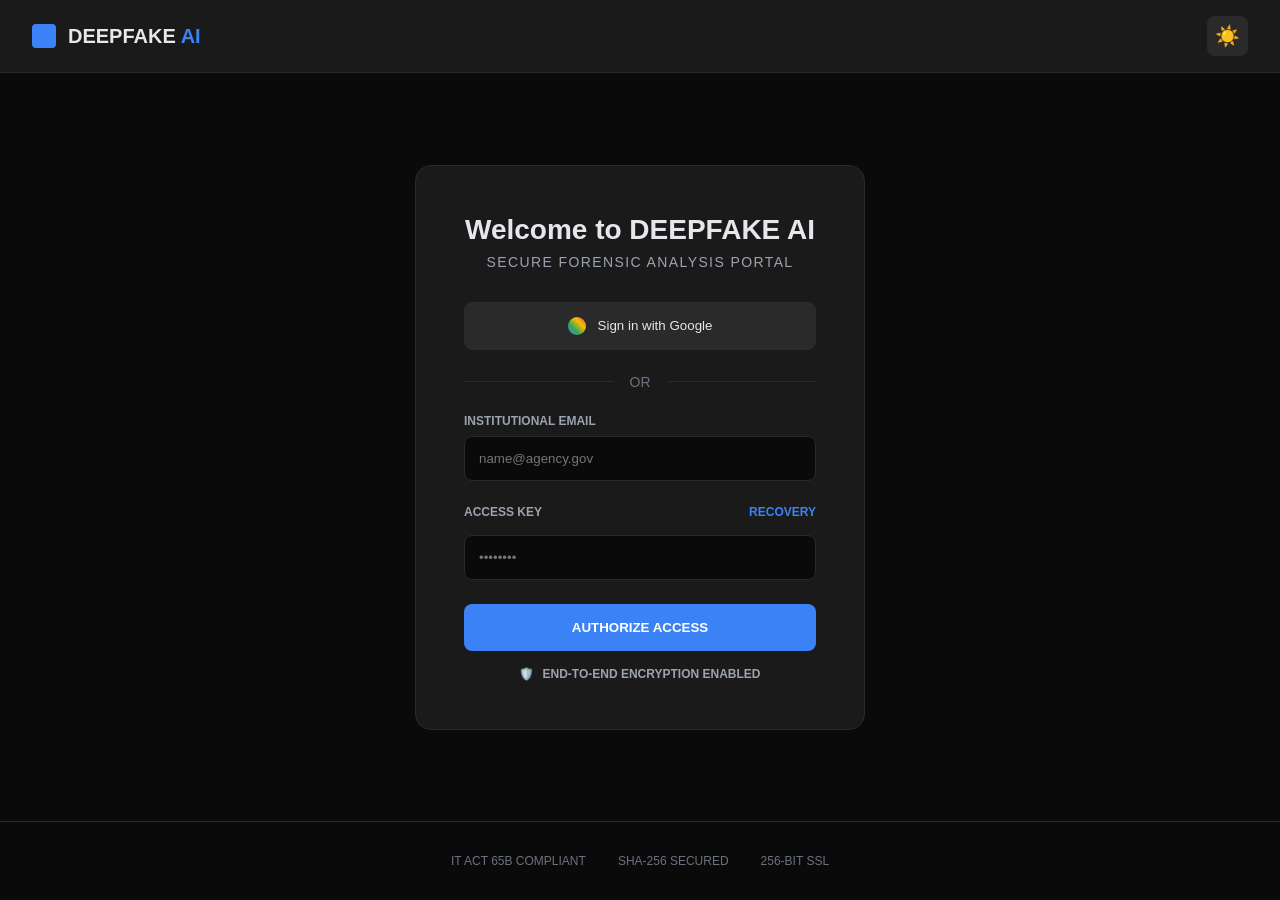
<file: index.html>
<!DOCTYPE html>
<html lang="en">
<head>
    <meta charset="UTF-8">
    <meta name="viewport" content="width=device-width, initial-scale=1.0">
    <title>ForensicAI - Home</title>
    <link rel="stylesheet" href="styles.css">
</head>
<body>
    <nav class="nav">
        <a href="index.html" class="logo">
            <div class="logo-icon"></div>
            <span>DEEPFAKE <span class="ai">AI</span></span>
        </a>
        <div class="nav-right">
            <button class="icon-btn" id="notifBtn">
                <svg viewBox="0 0 24 24" fill="none" stroke="currentColor" stroke-width="2">
                    <path d="M18 8A6 6 0 0 0 6 8c0 7-3 9-3 9h18s-3-2-3-9"/>
                    <path d="M13.73 21a2 2 0 0 1-3.46 0"/>
                </svg>
            </button>
            <button class="icon-btn" id="profileBtn">
                <svg viewBox="0 0 24 24" fill="none" stroke="currentColor" stroke-width="2">
                    <path d="M20 21v-2a4 4 0 0 0-4-4H8a4 4 0 0 0-4 4v2"/>
                    <circle cx="12" cy="7" r="4"/>
                </svg>
            </button>
            <button class="icon-btn" id="themeBtn">
                <svg viewBox="0 0 24 24" fill="none" stroke="currentColor" stroke-width="2">
                    <circle cx="12" cy="12" r="5"/>
                    <line x1="12" y1="1" x2="12" y2="3"/>
                    <line x1="12" y1="21" x2="12" y2="23"/>
                    <line x1="4.22" y1="4.22" x2="5.64" y2="5.64"/>
                    <line x1="18.36" y1="18.36" x2="19.78" y2="19.78"/>
                    <line x1="1" y1="12" x2="3" y2="12"/>
                    <line x1="21" y1="12" x2="23" y2="12"/>
                    <line x1="4.22" y1="19.78" x2="5.64" y2="18.36"/>
                    <line x1="18.36" y1="5.64" x2="19.78" y2="4.22"/>
                </svg>
            </button>
        </div>
    </nav>

    <main class="container">
        <div class="upload-box">
            <div class="upload-header">
                <div class="icon">
                    <svg viewBox="0 0 24 24" fill="none" stroke="currentColor" stroke-width="2">
                        <path d="M14 2H6a2 2 0 0 0-2 2v16a2 2 0 0 0 2 2h12a2 2 0 0 0 2-2V8z"/>
                        <polyline points="14 2 14 8 20 8"/>
                        <line x1="16" y1="13" x2="8" y2="13"/>
                        <line x1="16" y1="17" x2="8" y2="17"/>
                        <polyline points="10 9 9 9 8 9"/>
                    </svg>
                </div>
                <div>
                    <h2>Upload Evidence File</h2>
                    <p>Securely ingestion for forensic processing.</p>
                    <p>Supports <strong>JPG, PNG, MP4, WAV, MP3</strong></p>
                </div>
            </div>

            <div class="preview-section">
                <div class="preview-card">
                    <img src="https://images.unsplash.com/photo-1677442136019-21780ecad995?w=400&h=300&fit=crop" alt="AI Detection" class="preview-img">
                    <div class="preview-overlay">
                        <h3>AI-Powered Detection</h3>
                        <p>Advanced neural networks analyze media authenticity</p>
                    </div>
                </div>
                <div class="preview-card">
                    <img src="https://images.unsplash.com/photo-1639322537228-f710d846310a?w=400&h=300&fit=crop" alt="Digital Verification" class="preview-img">
                    <div class="preview-overlay">
                        <h3>Digital Verification</h3>
                        <p>Comprehensive metadata and integrity checks</p>
                    </div>
                </div>
            </div>

            <div class="dropzone" id="dropzone">
                <div class="upload-icon">
                    <svg viewBox="0 0 24 24" fill="none" stroke="currentColor" stroke-width="2">
                        <path d="M21 15v4a2 2 0 0 1-2 2H5a2 2 0 0 1-2-2v-4"/>
                        <polyline points="17 8 12 3 7 8"/>
                        <line x1="12" y1="3" x2="12" y2="15"/>
                    </svg>
                </div>
                <h3>Click or drag file here</h3>
                <p>Select the raw forensic data from your local drive</p>
                <button class="select-btn" id="selectBtn">Select File</button>
                <input type="file" id="fileInput" accept=".jpg,.jpeg,.png,.mp4,.wav,.mp3" hidden>
            </div>

            <button class="analyze-btn" id="analyzeBtn" disabled>
                <svg viewBox="0 0 24 24" fill="none" stroke="currentColor" stroke-width="2">
                    <line x1="18" y1="20" x2="18" y2="10"/>
                    <line x1="12" y1="20" x2="12" y2="4"/>
                    <line x1="6" y1="20" x2="6" y2="14"/>
                </svg>
                Run Analysis
            </button>
        </div>

        <div class="compliance">
            <h3>COMPLIANCE STATUS</h3>
            <div class="badges">
                <div class="badge">
                    <svg viewBox="0 0 24 24" fill="none" stroke="currentColor" stroke-width="2">
                        <rect x="3" y="11" width="18" height="11" rx="2" ry="2"/>
                        <path d="M7 11V7a5 5 0 0 1 10 0v4"/>
                    </svg>
                    IT Act 65B Compliant
                </div>
                <div class="badge">
                    <svg viewBox="0 0 24 24" fill="none" stroke="currentColor" stroke-width="2">
                        <rect x="2" y="3" width="20" height="14" rx="2" ry="2"/>
                        <line x1="8" y1="21" x2="16" y2="21"/>
                        <line x1="12" y1="17" x2="12" y2="21"/>
                    </svg>
                    Local Processing
                </div>
                <div class="badge">
                    <svg viewBox="0 0 24 24" fill="none" stroke="currentColor" stroke-width="2">
                        <path d="M12 22s8-4 8-10V5l-8-3-8 3v7c0 6 8 10 8 10z"/>
                    </svg>
                    SHA-256 Secured
                </div>
            </div>
        </div>

        <div class="system-status">
            <div class="status-header">
                <span>SYSTEM STATUS</span>
                <span class="status-dot">●</span>
            </div>
            <div class="storage">
                <svg viewBox="0 0 24 24" fill="none" stroke="currentColor" stroke-width="2">
                    <ellipse cx="12" cy="5" rx="9" ry="3"/>
                    <path d="M21 12c0 1.66-4 3-9 3s-9-1.34-9-3"/>
                    <path d="M3 5v14c0 1.66 4 3 9 3s9-1.34 9-3V5"/>
                </svg>
                <div>
                    <div>Local Storage</div>
                    <div class="storage-size">1.2 TB Available</div>
                </div>
            </div>
            <div class="storage-bar">
                <div class="storage-used"></div>
            </div>
        </div>
    </main>

    <script src="script.js"></script>
</body>
</html>
</file>
<file: styles.css>
* {
    margin: 0;
    padding: 0;
    box-sizing: border-box;
}

body {
    font-family: -apple-system, BlinkMacSystemFont, 'Segoe UI', sans-serif;
    background: #0a0a0a;
    color: #e5e7eb;
    min-height: 100vh;
    transition: background 0.3s, color 0.3s;
    position: relative;
}

body::before {
    content: '';
    position: fixed;
    top: 0;
    left: 0;
    width: 100%;
    height: 100%;
    background-image: url('https://images.unsplash.com/photo-1639322537228-f710d846310a?w=1920&h=1080&fit=crop');
    background-size: cover;
    background-position: center;
    background-attachment: fixed;
    opacity: 0.03;
    z-index: -1;
    pointer-events: none;
}

body.light {
    background: #f8fafc;
    color: #0f172a;
}

body.light::before {
    opacity: 0.02;
}

.nav {
    display: flex;
    justify-content: space-between;
    align-items: center;
    padding: 1rem 2rem;
    background: #1a1a1a;
    border-bottom: 1px solid #2a2a2a;
    transition: background 0.3s, border-color 0.3s;
}

body.light .nav {
    background: #ffffff;
    border-bottom: 1px solid #e2e8f0;
    box-shadow: 0 1px 3px rgba(0, 0, 0, 0.1);
}

.logo {
    display: flex;
    align-items: center;
    gap: 0.75rem;
    font-size: 1.25rem;
    font-weight: 600;
    text-decoration: none;
    color: #e5e7eb;
    cursor: pointer;
    transition: color 0.3s;
}

body.light .logo {
    color: #0f172a;
}

.logo:hover {
    opacity: 0.8;
}

.logo-icon {
    width: 24px;
    height: 24px;
    background: #3B82F6;
    border-radius: 4px;
}

.logo .ai {
    color: #3B82F6;
}

.nav-right {
    display: flex;
    gap: 0.5rem;
}

.icon-btn {
    background: #2a2a2a;
    border: none;
    padding: 0.5rem;
    border-radius: 0.5rem;
    cursor: pointer;
    width: 2.5rem;
    height: 2.5rem;
    transition: background 0.3s;
    display: flex;
    align-items: center;
    justify-content: center;
}

.icon-btn svg {
    width: 20px;
    height: 20px;
    color: #e5e7eb;
}

body.light .icon-btn {
    background: #f1f5f9;
    box-shadow: 0 1px 2px rgba(0, 0, 0, 0.05);
}

body.light .icon-btn svg {
    color: #334155;
}

.icon-btn:hover {
    background: #3a3a3a;
}

body.light .icon-btn:hover {
    background: #e2e8f0;
    box-shadow: 0 2px 4px rgba(0, 0, 0, 0.1);
}

.container {
    max-width: 900px;
    margin: 0 auto;
    padding: 3rem 2rem;
}

.upload-box {
    background: #1a1a1a;
    border-radius: 1rem;
    padding: 2rem;
    margin-bottom: 2rem;
    transition: background 0.3s;
}

body.light .upload-box {
    background: #ffffff;
    border: 1px solid #e2e8f0;
    box-shadow: 0 4px 6px rgba(0, 0, 0, 0.07);
}

.upload-header {
    display: flex;
    gap: 1.5rem;
    margin-bottom: 2rem;
}

.icon {
    font-size: 3rem;
    color: #3B82F6;
    width: 3rem;
    height: 3rem;
    display: flex;
    align-items: center;
    justify-content: center;
}

.icon svg {
    width: 100%;
    height: 100%;
}

.upload-header h2 {
    font-size: 1.5rem;
    margin-bottom: 0.5rem;
}

body.light .upload-header h2 {
    color: #0f172a;
}

.upload-header p {
    color: #9ca3af;
}

body.light .upload-header p {
    color: #64748b;
}

.preview-section {
    display: grid;
    grid-template-columns: repeat(auto-fit, minmax(250px, 1fr));
    gap: 1rem;
    margin-bottom: 2rem;
}

.preview-card {
    position: relative;
    border-radius: 0.75rem;
    overflow: hidden;
    height: 200px;
    cursor: pointer;
    transition: transform 0.3s ease;
}

.preview-card:hover {
    transform: translateY(-4px);
}

.preview-img {
    width: 100%;
    height: 100%;
    object-fit: cover;
}

.preview-overlay {
    position: absolute;
    bottom: 0;
    left: 0;
    right: 0;
    background: linear-gradient(to top, rgba(0, 0, 0, 0.9), transparent);
    padding: 1.5rem 1rem 1rem;
    color: #fff;
}

.preview-overlay h3 {
    font-size: 1rem;
    margin-bottom: 0.25rem;
}

.preview-overlay p {
    font-size: 0.875rem;
    color: #e5e7eb;
}

body.light .preview-overlay {
    background: linear-gradient(to top, rgba(15, 23, 42, 0.9), transparent);
}

.dropzone {
    border: 2px dashed #2a2a2a;
    border-radius: 0.75rem;
    padding: 3rem 2rem;
    text-align: center;
    margin-bottom: 1.5rem;
    cursor: pointer;
}

body.light .dropzone {
    border: 2px dashed #cbd5e1;
    background: #f8fafc;
}

.dropzone:hover {
    border-color: #3B82F6;
    background: #2a2a2a;
}

body.light .dropzone:hover {
    border-color: #3B82F6;
    background: #f1f5f9;
    box-shadow: 0 2px 4px rgba(59, 130, 246, 0.1);
}

.upload-icon {
    background: #2d3748;
    width: 3rem;
    height: 3rem;
    border-radius: 50%;
    display: flex;
    align-items: center;
    justify-content: center;
    margin: 0 auto 1rem;
}

.upload-icon svg {
    width: 1.5rem;
    height: 1.5rem;
    color: #3B82F6;
}

body.light .upload-icon {
    background: #e0e7ff;
}

body.light .upload-icon svg {
    color: #3B82F6;
}

.dropzone h3 {
    margin-bottom: 0.5rem;
}

body.light .dropzone h3 {
    color: #0f172a;
}

.dropzone p {
    color: #9ca3af;
    margin-bottom: 1.5rem;
}

body.light .dropzone p {
    color: #64748b;
}

.select-btn {
    background: #2a2a2a;
    color: #fff;
    border: none;
    padding: 0.75rem 2rem;
    border-radius: 0.5rem;
    cursor: pointer;
}

body.light .select-btn {
    background: #3B82F6;
    color: #ffffff;
    box-shadow: 0 2px 4px rgba(59, 130, 246, 0.2);
}

.select-btn:hover {
    background: #3a3a3a;
}

body.light .select-btn:hover {
    background: #2563eb;
    box-shadow: 0 4px 6px rgba(59, 130, 246, 0.3);
}

.analyze-btn {
    width: 100%;
    background: #2a2a2a;
    color: #9ca3af;
    border: none;
    padding: 1rem;
    border-radius: 0.5rem;
    cursor: not-allowed;
    display: flex;
    align-items: center;
    justify-content: center;
    gap: 0.5rem;
}

.analyze-btn svg {
    width: 20px;
    height: 20px;
}

.analyze-btn:not(:disabled) {
    background: #3B82F6;
    color: #fff;
    cursor: pointer;
}

.analyze-btn:not(:disabled):hover {
    background: #2563eb;
}

.compliance {
    margin-bottom: 2rem;
}

.compliance h3 {
    text-align: center;
    font-size: 0.875rem;
    color: #9ca3af;
    margin-bottom: 1.5rem;
}

body.light .compliance h3 {
    color: #64748b;
}

.badges {
    display: flex;
    justify-content: center;
    gap: 2rem;
    flex-wrap: wrap;
}

.badge {
    color: #10b981;
    display: flex;
    align-items: center;
    gap: 0.5rem;
}

.badge svg {
    width: 20px;
    height: 20px;
}

body.light .badge {
    color: #059669;
    font-weight: 600;
}

.system-status {
    background: #1a1a1a;
    border-radius: 1rem;
    padding: 1.5rem;
    position: fixed;
    bottom: 2rem;
    right: 2rem;
    width: 280px;
    transition: background 0.3s;
}

body.light .system-status {
    background: #ffffff;
    border: 1px solid #e2e8f0;
    box-shadow: 0 4px 6px rgba(0, 0, 0, 0.07);
}

.status-header {
    display: flex;
    justify-content: space-between;
    margin-bottom: 1rem;
    font-size: 0.875rem;
    color: #9ca3af;
}

body.light .status-header {
    color: #64748b;
}

.status-dot {
    color: #10b981;
    font-size: 1.5rem;
}

.storage {
    display: flex;
    gap: 0.75rem;
    margin-bottom: 0.75rem;
    align-items: center;
}

.storage svg {
    width: 24px;
    height: 24px;
    color: #3B82F6;
    flex-shrink: 0;
}

.storage-size {
    font-weight: 600;
}

.storage-bar {
    height: 0.5rem;
    background: #2a2a2a;
    border-radius: 0.25rem;
}

.storage-used {
    height: 100%;
    width: 35%;
    background: linear-gradient(90deg, #3B82F6, #8B5CF6);
    border-radius: 0.25rem;
}

@media (max-width: 768px) {
    .nav {
        flex-direction: column;
        gap: 1rem;
    }
    .system-status {
        position: static;
        width: 100%;
        margin-top: 2rem;
    }
}

.modal {
    position: fixed;
    top: 0;
    left: 0;
    width: 100%;
    height: 100%;
    background: rgba(0, 0, 0, 0.7);
    display: flex;
    align-items: center;
    justify-content: center;
    z-index: 1000;
}

.modal-content {
    background: #1a1a1a;
    border-radius: 1rem;
    width: 90%;
    max-width: 500px;
    border: 1px solid #2a2a2a;
}

body.light .modal-content {
    background: #ffffff;
    border: 1px solid #e2e8f0;
    box-shadow: 0 20px 25px rgba(0, 0, 0, 0.15);
}

.modal-header {
    display: flex;
    justify-content: space-between;
    align-items: center;
    padding: 1.5rem;
    border-bottom: 1px solid #2a2a2a;
}

body.light .modal-header {
    border-bottom: 1px solid #e2e8f0;
}

.modal-header h3 {
    margin: 0;
    font-size: 1.25rem;
}

body.light .modal-header h3 {
    color: #0f172a;
}

.close-btn {
    background: none;
    border: none;
    font-size: 2rem;
    color: #9ca3af;
    cursor: pointer;
    line-height: 1;
}

body.light .close-btn {
    color: #64748b;
}

.close-btn:hover {
    color: #ef4444;
}

.modal-body {
    padding: 1.5rem;
}

.form-group {
    margin-bottom: 1.5rem;
}

.form-group label {
    display: block;
    font-size: 0.875rem;
    font-weight: 600;
    color: #9ca3af;
    margin-bottom: 0.5rem;
}

body.light .form-group label {
    color: #475569;
}

.form-group input {
    width: 100%;
    background: #0a0a0a;
    border: 1px solid #2a2a2a;
    color: #e5e7eb;
    padding: 0.75rem;
    border-radius: 0.5rem;
    font-size: 1rem;
}

body.light .form-group input {
    background: #f8fafc;
    border: 1px solid #cbd5e1;
    color: #0f172a;
    box-shadow: 0 1px 2px rgba(0, 0, 0, 0.05);
}

.form-group input:focus {
    outline: none;
    border-color: #3B82F6;
}

body.light .form-group input:focus {
    border-color: #3B82F6;
    box-shadow: 0 0 0 3px rgba(59, 130, 246, 0.1);
}

.modal-footer {
    display: flex;
    gap: 1rem;
    padding: 1.5rem;
    border-top: 1px solid #2a2a2a;
}

body.light .modal-footer {
    border-top: 1px solid #e2e8f0;
}

.btn-save, .btn-logout {
    flex: 1;
    padding: 0.75rem;
    border-radius: 0.5rem;
    font-weight: 600;
    border: none;
    cursor: pointer;
}

.btn-save {
    background: #3B82F6;
    color: #fff;
}

.btn-save:hover {
    background: #2563eb;
}

.btn-logout {
    background: #ef4444;
    color: #fff;
}

.btn-logout:hover {
    background: #dc2626;
}
</file>
<file: analysis-styles.css>
* {
    margin: 0;
    padding: 0;
    box-sizing: border-box;
}

body {
    font-family: -apple-system, BlinkMacSystemFont, 'Segoe UI', sans-serif;
    background: #0a0a0a;
    color: #e5e7eb;
    transition: background 0.3s, color 0.3s;
    position: relative;
}

body::before {
    content: '';
    position: fixed;
    top: 0;
    left: 0;
    width: 100%;
    height: 100%;
    background-image: url('https://images.unsplash.com/photo-1639322537228-f710d846310a?w=1920&h=1080&fit=crop');
    background-size: cover;
    background-position: center;
    background-attachment: fixed;
    opacity: 0.03;
    z-index: -1;
    pointer-events: none;
}

body.light {
    background: #f8fafc;
    color: #0f172a;
}

body.light::before {
    opacity: 0.02;
}

.nav {
    display: flex;
    justify-content: space-between;
    align-items: center;
    padding: 1rem 2rem;
    background: #1a1a1a;
    border-bottom: 1px solid #2a2a2a;
    transition: background 0.3s, border-color 0.3s;
}

body.light .nav {
    background: #ffffff;
    border-bottom: 1px solid #e2e8f0;
    box-shadow: 0 1px 3px rgba(0, 0, 0, 0.1);
}

.logo {
    display: flex;
    align-items: center;
    gap: 0.75rem;
    font-size: 1.25rem;
    font-weight: 600;
    text-decoration: none;
    color: #e5e7eb;
    cursor: pointer;
    transition: color 0.3s;
}

body.light .logo {
    color: #0f172a;
}

.logo:hover {
    opacity: 0.8;
}

.logo-icon {
    width: 24px;
    height: 24px;
    background: #3B82F6;
    border-radius: 4px;
}

.logo .ai {
    color: #3B82F6;
}

.nav-right {
    display: flex;
    gap: 0.5rem;
}

.icon-btn {
    background: #2a2a2a;
    border: none;
    padding: 0.5rem;
    border-radius: 0.5rem;
    cursor: pointer;
    width: 2.5rem;
    height: 2.5rem;
    transition: background 0.3s;
    display: flex;
    align-items: center;
    justify-content: center;
}

.icon-btn svg {
    width: 20px;
    height: 20px;
    color: #e5e7eb;
}

body.light .icon-btn {
    background: #f1f5f9;
    box-shadow: 0 1px 2px rgba(0, 0, 0, 0.05);
}

body.light .icon-btn svg {
    color: #334155;
}

.icon-btn:hover {
    background: #2a2a2a;
}

body.light .icon-btn:hover {
    background: #e2e8f0;
    box-shadow: 0 2px 4px rgba(0, 0, 0, 0.1);
}

.main {
    display: flex;
    height: calc(100vh - 73px);
}

.sidebar {
    width: 200px;
    background: #1a1a1a;
    border-right: 1px solid #2a2a2a;
    padding: 1.5rem 0;
    transition: background 0.3s, border-color 0.3s;
}

body.light .sidebar {
    background: #ffffff;
    border-right: 1px solid #e2e8f0;
    box-shadow: 2px 0 4px rgba(0, 0, 0, 0.05);
}

.sidebar-header {
    display: flex;
    gap: 0.75rem;
    padding: 0 1.5rem;
    margin-bottom: 2rem;
    align-items: center;
}

.sidebar-header svg {
    width: 24px;
    height: 24px;
    color: #3B82F6;
}

body.light .sidebar-header {
    color: #0f172a;
}

.sub {
    font-size: 0.75rem;
    color: #9ca3af;
}

body.light .sub {
    color: #64748b;
}

.sidebar-nav {
    display: flex;
    flex-direction: column;
}

.sidebar-nav a {
    padding: 0.75rem 1.5rem;
    color: #9ca3af;
    text-decoration: none;
    display: flex;
    align-items: center;
    gap: 0.75rem;
}

.sidebar-nav a svg {
    width: 18px;
    height: 18px;
}

body.light .sidebar-nav a {
    color: #64748b;
}

.sidebar-nav a:hover {
    background: #2a2a2a;
}

body.light .sidebar-nav a:hover {
    background: #f1f5f9;
}

.sidebar-nav a.active {
    background: #2a2a2a;
    color: #3B82F6;
    border-left: 3px solid #3B82F6;
}

body.light .sidebar-nav a.active {
    background: #eff6ff;
    color: #2563eb;
    border-left: 3px solid #3B82F6;
}

.content {
    flex: 1;
    padding: 2rem;
    overflow-y: auto;
}

.waveform-box {
    position: relative;
    background: #1a1a1a;
    border-radius: 1rem;
    height: 300px;
    margin-bottom: 2rem;
    transition: background 0.3s;
}

body.light .waveform-box {
    background: #ffffff;
    border: 1px solid #e2e8f0;
    box-shadow: 0 4px 6px rgba(0, 0, 0, 0.07);
}

#waveform {
    width: 100%;
    height: 100%;
}

.overlay {
    position: absolute;
    top: 50%;
    left: 50%;
    transform: translate(-50%, -50%);
    text-align: center;
}

body.light .overlay h2 {
    color: #0f172a;
}

.search {
    width: 3rem;
    height: 3rem;
    margin: 0 auto 1rem;
    animation: pulse 2s infinite;
}

.search svg {
    width: 100%;
    height: 100%;
    color: #3B82F6;
}

@keyframes pulse {
    0%, 100% { opacity: 1; }
    50% { opacity: 0.5; }
}

.overlay p {
    color: #9ca3af;
}

body.light .overlay p {
    color: #64748b;
}

.progress-box {
    background: #1a1a1a;
    border-radius: 1rem;
    padding: 1.5rem;
    margin-bottom: 1.5rem;
    transition: background 0.3s;
}

body.light .progress-box {
    background: #ffffff;
    border: 1px solid #e2e8f0;
    box-shadow: 0 4px 6px rgba(0, 0, 0, 0.07);
}

.progress-header {
    display: flex;
    justify-content: space-between;
    margin-bottom: 1rem;
}

.title {
    color: #3B82F6;
    font-weight: 600;
    font-size: 0.875rem;
}

.percent {
    font-weight: 600;
}

.progress-bar {
    height: 0.5rem;
    background: #2a2a2a;
    border-radius: 0.25rem;
}

.progress-fill {
    height: 100%;
    width: 0%;
    background: linear-gradient(90deg, #3B82F6, #8B5CF6);
    border-radius: 0.25rem;
}

.status-box {
    background: #1a1a1a;
    border-radius: 1rem;
    padding: 1.5rem;
    margin-bottom: 1rem;
    transition: background 0.3s;
}

body.light .status-box {
    background: #ffffff;
    border: 1px solid #e2e8f0;
    box-shadow: 0 4px 6px rgba(0, 0, 0, 0.07);
}

.status {
    display: flex;
    gap: 0.75rem;
    padding: 0.75rem 0;
    border-bottom: 1px solid #2a2a2a;
    color: #6b7280;
    align-items: center;
}

.status svg {
    width: 20px;
    height: 20px;
    flex-shrink: 0;
}

body.light .status {
    border-bottom: 1px solid #e2e8f0;
    color: #94a3b8;
}

.status:last-child {
    border-bottom: none;
}

.status.done {
    color: #e5e7eb;
}

body.light .status.done {
    color: #0f172a;
}

.status.done svg {
    color: #10b981;
}

body.light .status.done svg {
    color: #059669;
}

.status.active {
    color: #e5e7eb;
}

body.light .status.active {
    color: #0f172a;
}

.status.active svg {
    color: #3B82F6;
}

.spin {
    animation: spin 1s linear infinite;
}

@keyframes spin {
    from { transform: rotate(0deg); }
    to { transform: rotate(360deg); }
}

.time {
    text-align: center;
    color: #9ca3af;
    font-size: 0.875rem;
    margin-bottom: 1.5rem;
}

body.light .time {
    color: #64748b;
}

.warning {
    width: 100%;
    background: #2a2a2a;
    color: #e5e7eb;
    border: none;
    padding: 1rem;
    border-radius: 0.5rem;
    margin-bottom: 2rem;
}

body.light .warning {
    background: #f1f5f9;
    color: #475569;
    border: 1px solid #cbd5e1;
}

.info-cards {
    display: grid;
    grid-template-columns: repeat(auto-fit, minmax(200px, 1fr));
    gap: 1rem;
}

.card {
    background: #1a1a1a;
    border-radius: 0.75rem;
    padding: 1.25rem;
    border: 1px solid #2a2a2a;
    transition: background 0.3s, border-color 0.3s;
}

body.light .card {
    background: #ffffff;
    border: 1px solid #e2e8f0;
    box-shadow: 0 2px 4px rgba(0, 0, 0, 0.05);
}

.label {
    font-size: 0.75rem;
    color: #9ca3af;
    margin-bottom: 0.5rem;
}

body.light .label {
    color: #64748b;
}

.value {
    font-weight: 600;
}

body.light .value {
    color: #0f172a;
}

.dot {
    color: #10b981;
    font-size: 1.5rem;
}

@media (max-width: 768px) {
    .main {
        flex-direction: column;
    }
    .sidebar {
        width: 100%;
        border-right: none;
        border-bottom: 1px solid #2a2a2a;
    }
}

.modal {
    position: fixed;
    top: 0;
    left: 0;
    width: 100%;
    height: 100%;
    background: rgba(0, 0, 0, 0.7);
    display: flex;
    align-items: center;
    justify-content: center;
    z-index: 1000;
}

.modal-content {
    background: #1a1a1a;
    border-radius: 1rem;
    width: 90%;
    max-width: 500px;
    border: 1px solid #2a2a2a;
}

body.light .modal-content {
    background: #ffffff;
    border: 1px solid #e5e7eb;
}

.modal-header {
    display: flex;
    justify-content: space-between;
    align-items: center;
    padding: 1.5rem;
    border-bottom: 1px solid #2a2a2a;
}

body.light .modal-header {
    border-bottom: 1px solid #e5e7eb;
}

.modal-header h3 {
    margin: 0;
    font-size: 1.25rem;
}

.close-btn {
    background: none;
    border: none;
    font-size: 2rem;
    color: #9ca3af;
    cursor: pointer;
    line-height: 1;
}

.close-btn:hover {
    color: #ef4444;
}

.modal-body {
    padding: 1.5rem;
}

.form-group {
    margin-bottom: 1.5rem;
}

.form-group label {
    display: block;
    font-size: 0.875rem;
    font-weight: 600;
    color: #9ca3af;
    margin-bottom: 0.5rem;
}

.form-group input {
    width: 100%;
    background: #0a0a0a;
    border: 1px solid #2a2a2a;
    color: #e5e7eb;
    padding: 0.75rem;
    border-radius: 0.5rem;
    font-size: 1rem;
}

body.light .form-group input {
    background: #f3f4f6;
    border: 1px solid #d1d5db;
    color: #2a2a2a;
}

.form-group input:focus {
    outline: none;
    border-color: #3B82F6;
}

.modal-footer {
    display: flex;
    gap: 1rem;
    padding: 1.5rem;
    border-top: 1px solid #2a2a2a;
}

body.light .modal-footer {
    border-top: 1px solid #e5e7eb;
}

.btn-save, .btn-logout {
    flex: 1;
    padding: 0.75rem;
    border-radius: 0.5rem;
    font-weight: 600;
    border: none;
    cursor: pointer;
}

.btn-save {
    background: #3B82F6;
    color: #fff;
}

.btn-save:hover {
    background: #2563eb;
}

.btn-logout {
    background: #ef4444;
    color: #fff;
}

.btn-logout:hover {
    background: #dc2626;
}
</file>
<file: login-styles.css>
* {
    margin: 0;
    padding: 0;
    box-sizing: border-box;
}

body {
    font-family: -apple-system, BlinkMacSystemFont, 'Segoe UI', sans-serif;
    background: #0a0a0a;
    color: #e5e7eb;
    min-height: 100vh;
    display: flex;
    flex-direction: column;
    position: relative;
}

body::before {
    content: '';
    position: fixed;
    top: 0;
    left: 0;
    width: 100%;
    height: 100%;
    background-image: url('https://images.unsplash.com/photo-1639322537228-f710d846310a?w=1920&h=1080&fit=crop');
    background-size: cover;
    background-position: center;
    background-attachment: fixed;
    opacity: 0.03;
    z-index: -1;
    pointer-events: none;
}

.nav {
    display: flex;
    justify-content: space-between;
    align-items: center;
    padding: 1rem 2rem;
    background: #1a1a1a;
    border-bottom: 1px solid #2a2a2a;
}

.logo {
    display: flex;
    align-items: center;
    gap: 0.75rem;
    font-size: 1.25rem;
    font-weight: 700;
}

.logo-icon {
    width: 24px;
    height: 24px;
    background: #3B82F6;
    border-radius: 4px;
}

.logo .ai {
    color: #3B82F6;
}

.ai {
    color: #3B82F6;
}

.theme-btn {
    background: #2a2a2a;
    border: none;
    padding: 0.5rem;
    border-radius: 0.5rem;
    cursor: pointer;
    font-size: 1.25rem;
}

main {
    flex: 1;
    display: flex;
    align-items: center;
    justify-content: center;
    padding: 2rem;
    position: relative;
}

.card {
    background: #1a1a1a;
    border-radius: 1rem;
    padding: 3rem;
    width: 100%;
    max-width: 450px;
    border: 1px solid #2a2a2a;
    position: relative;
    z-index: 1;
}

h1 {
    font-size: 1.75rem;
    text-align: center;
    margin-bottom: 0.5rem;
}

.subtitle {
    color: #9ca3af;
    font-size: 0.875rem;
    text-align: center;
    margin-bottom: 2rem;
    letter-spacing: 0.1em;
}

.google-btn {
    width: 100%;
    display: flex;
    align-items: center;
    justify-content: center;
    gap: 0.75rem;
    background: #2a2a2a;
    color: #e5e7eb;
    border: 1px solid #2a2a2a;
    padding: 0.875rem;
    border-radius: 0.5rem;
    cursor: pointer;
}

.google-btn:hover {
    background: #2a2a2a;
}

.g-icon {
    width: 18px;
    height: 18px;
    background: linear-gradient(45deg, #4285F4, #34A853, #FBBC05, #EA4335);
    border-radius: 50%;
}

.divider {
    display: flex;
    align-items: center;
    margin: 1.5rem 0;
    color: #6b7280;
    font-size: 0.875rem;
}

.divider::before,
.divider::after {
    content: '';
    flex: 1;
    height: 1px;
    background: #2a2a2a;
}

.divider span {
    padding: 0 1rem;
}

form label {
    display: block;
    font-size: 0.75rem;
    font-weight: 600;
    color: #9ca3af;
    margin-bottom: 0.5rem;
}

.label-row {
    display: flex;
    justify-content: space-between;
    margin-bottom: 0.5rem;
}

.recovery {
    font-size: 0.75rem;
    color: #3B82F6;
    text-decoration: none;
    font-weight: 600;
}

input {
    width: 100%;
    background: #0a0a0a;
    border: 1px solid #2a2a2a;
    color: #e5e7eb;
    padding: 0.875rem;
    border-radius: 0.5rem;
    margin-bottom: 1.5rem;
}

input:focus {
    outline: none;
    border-color: #3B82F6;
}

.submit-btn {
    width: 100%;
    background: #3B82F6;
    color: #fff;
    border: none;
    padding: 1rem;
    border-radius: 0.5rem;
    font-weight: 700;
    cursor: pointer;
    margin-bottom: 1rem;
}

.submit-btn:hover {
    background: #2563eb;
}

.notice {
    display: flex;
    align-items: center;
    justify-content: center;
    gap: 0.5rem;
    color: #9ca3af;
    font-size: 0.75rem;
    font-weight: 600;
}

footer {
    display: flex;
    justify-content: center;
    gap: 2rem;
    padding: 2rem;
    border-top: 1px solid #2a2a2a;
    font-size: 0.75rem;
    color: #6b7280;
}

@media (max-width: 640px) {
    .card {
        padding: 2rem;
    }
    footer {
        flex-direction: column;
        align-items: center;
        gap: 0.5rem;
    }
}
</file>
<file: report-styles.css>
* {
    margin: 0;
    padding: 0;
    box-sizing: border-box;
}

body {
    font-family: -apple-system, BlinkMacSystemFont, 'Segoe UI', sans-serif;
    background: #0a0a0a;
    color: #e5e7eb;
    min-height: 100vh;
    transition: background 0.3s, color 0.3s;
    position: relative;
}

body::before {
    content: '';
    position: fixed;
    top: 0;
    left: 0;
    width: 100%;
    height: 100%;
    background-image: url('https://images.unsplash.com/photo-1639322537228-f710d846310a?w=1920&h=1080&fit=crop');
    background-size: cover;
    background-position: center;
    background-attachment: fixed;
    opacity: 0.03;
    z-index: -1;
    pointer-events: none;
}

body.light {
    background: #f8fafc;
    color: #0f172a;
}

body.light::before {
    opacity: 0.02;
}

.nav {
    display: flex;
    justify-content: space-between;
    align-items: center;
    padding: 1rem 2rem;
    background: #1a1a1a;
    border-bottom: 1px solid #2a2a2a;
    transition: background 0.3s, border-color 0.3s;
}

body.light .nav {
    background: #ffffff;
    border-bottom: 1px solid #e2e8f0;
    box-shadow: 0 1px 3px rgba(0, 0, 0, 0.1);
}

.logo {
    display: flex;
    align-items: center;
    gap: 0.75rem;
    font-size: 1.25rem;
    font-weight: 600;
    text-decoration: none;
    color: #e5e7eb;
    cursor: pointer;
    transition: color 0.3s;
}

body.light .logo {
    color: #0f172a;
}

.logo:hover {
    opacity: 0.8;
}

.logo-icon {
    width: 24px;
    height: 24px;
    background: #3B82F6;
    border-radius: 4px;
}

.logo .ai {
    color: #3B82F6;
}

.nav-right {
    display: flex;
    gap: 0.5rem;
}

.icon-btn {
    background: #2a2a2a;
    border: none;
    padding: 0.5rem;
    border-radius: 0.5rem;
    cursor: pointer;
    width: 2.5rem;
    height: 2.5rem;
    transition: background 0.3s;
    display: flex;
    align-items: center;
    justify-content: center;
}

.icon-btn svg {
    width: 20px;
    height: 20px;
    color: #e5e7eb;
}

body.light .icon-btn {
    background: #f1f5f9;
    box-shadow: 0 1px 2px rgba(0, 0, 0, 0.05);
}

body.light .icon-btn svg {
    color: #334155;
}

.icon-btn:hover {
    background: #2a2a2a;
}

body.light .icon-btn:hover {
    background: #e2e8f0;
    box-shadow: 0 2px 4px rgba(0, 0, 0, 0.1);
}

.breadcrumb {
    padding: 1rem 2rem;
    font-size: 0.875rem;
}

.breadcrumb a {
    color: #9ca3af;
    text-decoration: none;
}

body.light .breadcrumb a {
    color: #64748b;
}

.breadcrumb span {
    color: #3B82F6;
}

.container {
    max-width: 1400px;
    margin: 0 auto;
    padding: 2rem;
}

h1 {
    font-size: 2rem;
    margin-bottom: 0.5rem;
}

body.light h1 {
    color: #0f172a;
}

.subtitle {
    color: #9ca3af;
    margin-bottom: 2rem;
}

body.light .subtitle {
    color: #64748b;
}

.hero-banner {
    position: relative;
    border-radius: 1rem;
    overflow: hidden;
    height: 250px;
    margin-bottom: 2rem;
    box-shadow: 0 10px 25px rgba(0, 0, 0, 0.2);
}

body.light .hero-banner {
    box-shadow: 0 10px 25px rgba(0, 0, 0, 0.1);
}

.hero-img {
    width: 100%;
    height: 100%;
    object-fit: cover;
    filter: brightness(0.9);
}

.hero-overlay {
    position: absolute;
    top: 0;
    left: 0;
    right: 0;
    bottom: 0;
    background: linear-gradient(135deg, rgba(59, 130, 246, 0.6), rgba(139, 92, 246, 0.5));
    display: flex;
    flex-direction: column;
    align-items: center;
    justify-content: center;
    color: #fff;
    text-align: center;
    padding: 2rem;
}

.hero-overlay h2 {
    font-size: 2rem;
    margin-bottom: 0.5rem;
    text-shadow: 0 2px 8px rgba(0, 0, 0, 0.6);
    font-weight: 700;
}

.hero-overlay p {
    font-size: 1.125rem;
    opacity: 0.98;
    text-shadow: 0 1px 4px rgba(0, 0, 0, 0.6);
    max-width: 600px;
}

@media (max-width: 768px) {
    .hero-banner {
        height: 200px;
    }
    
    .hero-overlay h2 {
        font-size: 1.5rem;
    }
    
    .hero-overlay p {
        font-size: 1rem;
    }
}

.grid {
    display: grid;
    grid-template-columns: 1fr 1fr;
    gap: 2rem;
}

.heatmap-card {
    background: #1a1a1a;
    border-radius: 1rem;
    border: 1px solid #2a2a2a;
    transition: background 0.3s, border-color 0.3s;
}

body.light .heatmap-card {
    background: #ffffff;
    border: 1px solid #e2e8f0;
    box-shadow: 0 4px 6px rgba(0, 0, 0, 0.07);
}

.card-header {
    display: flex;
    justify-content: space-between;
    padding: 1rem 1.5rem;
    border-bottom: 1px solid #2a2a2a;
}

body.light .card-header {
    border-bottom: 1px solid #e2e8f0;
    color: #0f172a;
}

.zoom {
    background: #2a2a2a;
    color: #3B82F6;
    border: none;
    padding: 0.5rem 1rem;
    border-radius: 0.375rem;
    font-size: 0.75rem;
    font-weight: 600;
    cursor: pointer;
}

body.light .zoom {
    background: #eff6ff;
    color: #2563eb;
    box-shadow: 0 1px 2px rgba(0, 0, 0, 0.05);
}

.heatmap {
    position: relative;
    height: 400px;
    background: #0a0a0a;
}

body.light .heatmap {
    background: #f8fafc;
}

.heatmap-bg {
    position: absolute;
    top: 0;
    left: 0;
    width: 100%;
    height: 100%;
    object-fit: cover;
    opacity: 0.3;
    filter: blur(2px);
}

#heatmap {
    position: absolute;
    top: 0;
    left: 0;
    width: 100%;
    height: 100%;
}

.anomaly {
    position: absolute;
    top: 50%;
    left: 50%;
    transform: translate(-50%, -50%);
    background: rgba(239, 68, 68, 0.95);
    padding: 1rem 1.5rem;
    border-radius: 0.5rem;
    text-align: center;
    border: 2px solid #dc2626;
}

.anomaly-title {
    font-weight: 700;
    font-size: 0.875rem;
    margin-bottom: 0.25rem;
}

.footer {
    padding: 1rem 1.5rem;
    background: #0a0a0a;
    border-top: 1px solid #2a2a2a;
    font-size: 0.875rem;
    color: #9ca3af;
    line-height: 1.5;
}

body.light .footer {
    background: #f8fafc;
    border-top: 1px solid #e2e8f0;
    color: #64748b;
}

.badges {
    display: flex;
    gap: 0.75rem;
    margin-bottom: 1.5rem;
    flex-wrap: wrap;
}

.badge {
    padding: 0.5rem 1rem;
    border-radius: 0.5rem;
    font-size: 0.875rem;
    font-weight: 600;
    display: flex;
    align-items: center;
    gap: 0.5rem;
}

.badge svg {
    width: 18px;
    height: 18px;
}

.badge.red {
    background: rgba(239, 68, 68, 0.2);
    color: #ef4444;
    border: 1px solid #ef4444;
}

.badge.blue {
    background: rgba(59, 130, 246, 0.2);
    color: #3B82F6;
    border: 1px solid #3B82F6;
}

.badge.green {
    background: rgba(16, 185, 129, 0.2);
    color: #10b981;
    border: 1px solid #10b981;
}

.summary {
    background: #1a1a1a;
    border-radius: 1rem;
    padding: 1.5rem;
    margin-bottom: 1.5rem;
    border: 1px solid #2a2a2a;
    transition: background 0.3s, border-color 0.3s;
}

body.light .summary {
    background: #ffffff;
    border: 1px solid #e2e8f0;
    box-shadow: 0 4px 6px rgba(0, 0, 0, 0.07);
}

.summary h3 {
    margin-bottom: 1.5rem;
}

body.light .summary h3 {
    color: #0f172a;
}

.item {
    display: flex;
    justify-content: space-between;
    padding: 1rem 0;
    border-bottom: 1px solid #2a2a2a;
}

body.light .item {
    border-bottom: 1px solid #e2e8f0;
}

.item:last-child {
    border-bottom: none;
}

.item > span:first-child {
    color: #9ca3af;
}

body.light .item > span:first-child {
    color: #64748b;
}

body.light .item .value {
    color: #0f172a;
}

.high {
    color: #ef4444;
    font-weight: 600;
}

.risk {
    background: rgba(239, 68, 68, 0.2);
    color: #ef4444;
    padding: 0.25rem 0.5rem;
    border-radius: 0.25rem;
    font-size: 0.75rem;
    font-weight: 700;
    margin-left: 0.5rem;
}

.clean {
    color: #10b981;
    font-weight: 600;
}

.dot {
    font-size: 1.5rem;
}

.hash {
    flex-direction: column;
    gap: 0.5rem;
}

.hash-box {
    display: flex;
    gap: 0.5rem;
}

.hash-box code {
    flex: 1;
    background: #0a0a0a;
    padding: 0.75rem;
    border-radius: 0.375rem;
    font-size: 0.75rem;
    color: #3B82F6;
    word-break: break-all;
}

body.light .hash-box code {
    background: #f1f5f9;
    color: #2563eb;
    border: 1px solid #cbd5e1;
}

.copy {
    background: #2a2a2a;
    border: none;
    padding: 0.5rem;
    border-radius: 0.375rem;
    cursor: pointer;
}

body.light .copy {
    background: #f1f5f9;
    border: 1px solid #cbd5e1;
    box-shadow: 0 1px 2px rgba(0, 0, 0, 0.05);
}

body.light .copy:hover {
    background: #e2e8f0;
}

.actions {
    display: flex;
    gap: 1rem;
    margin-bottom: 1.5rem;
}

.btn {
    flex: 1;
    padding: 1rem;
    border-radius: 0.5rem;
    font-weight: 600;
    border: none;
    cursor: pointer;
    display: flex;
    align-items: center;
    justify-content: center;
    gap: 0.5rem;
}

.btn svg {
    width: 20px;
    height: 20px;
}

.primary {
    background: #3B82F6;
    color: #fff;
}

.primary:hover {
    background: #2563eb;
}

body.light .primary {
    box-shadow: 0 2px 4px rgba(59, 130, 246, 0.2);
}

body.light .primary:hover {
    box-shadow: 0 4px 6px rgba(59, 130, 246, 0.3);
}

.secondary {
    background: #2a2a2a;
    color: #e5e7eb;
}

.secondary:hover {
    background: #3a3a3a;
}

body.light .secondary {
    background: #f1f5f9;
    color: #475569;
    border: 1px solid #cbd5e1;
    box-shadow: 0 1px 2px rgba(0, 0, 0, 0.05);
}

body.light .secondary:hover {
    background: #e2e8f0;
    box-shadow: 0 2px 4px rgba(0, 0, 0, 0.1);
}

.notice {
    display: flex;
    gap: 0.75rem;
    background: rgba(59, 130, 246, 0.1);
    border: 1px solid #1e40af;
    border-radius: 0.5rem;
    padding: 1rem;
    align-items: flex-start;
}

body.light .notice {
    background: #eff6ff;
    border: 1px solid #bfdbfe;
}

.notice svg {
    width: 24px;
    height: 24px;
    color: #3B82F6;
    flex-shrink: 0;
    margin-top: 0.125rem;
}

.notice p {
    font-size: 0.875rem;
    color: #9ca3af;
    line-height: 1.5;
}

body.light .notice p {
    color: #475569;
}

footer.footer {
    display: flex;
    justify-content: space-between;
    padding: 2rem;
    margin-top: 4rem;
    border-top: 1px solid #2a2a2a;
    font-size: 0.875rem;
    color: #6b7280;
}

body.light footer.footer {
    border-top: 1px solid #e2e8f0;
    color: #64748b;
}

footer a {
    color: #6b7280;
    text-decoration: none;
    margin-left: 2rem;
}

body.light footer a {
    color: #64748b;
}

@media (max-width: 1024px) {
    .grid {
        grid-template-columns: 1fr;
    }
    footer.footer {
        flex-direction: column;
        gap: 1rem;
    }
}

.modal {
    position: fixed;
    top: 0;
    left: 0;
    width: 100%;
    height: 100%;
    background: rgba(0, 0, 0, 0.7);
    display: flex;
    align-items: center;
    justify-content: center;
    z-index: 1000;
}

.modal-content {
    background: #1a1a1a;
    border-radius: 1rem;
    width: 90%;
    max-width: 500px;
    border: 1px solid #2a2a2a;
}

body.light .modal-content {
    background: #ffffff;
    border: 1px solid #e5e7eb;
}

.modal-header {
    display: flex;
    justify-content: space-between;
    align-items: center;
    padding: 1.5rem;
    border-bottom: 1px solid #2a2a2a;
}

body.light .modal-header {
    border-bottom: 1px solid #e5e7eb;
}

.modal-header h3 {
    margin: 0;
    font-size: 1.25rem;
}

.close-btn {
    background: none;
    border: none;
    font-size: 2rem;
    color: #9ca3af;
    cursor: pointer;
    line-height: 1;
}

.close-btn:hover {
    color: #ef4444;
}

.modal-body {
    padding: 1.5rem;
}

.form-group {
    margin-bottom: 1.5rem;
}

.form-group label {
    display: block;
    font-size: 0.875rem;
    font-weight: 600;
    color: #9ca3af;
    margin-bottom: 0.5rem;
}

.form-group input {
    width: 100%;
    background: #0a0a0a;
    border: 1px solid #2a2a2a;
    color: #e5e7eb;
    padding: 0.75rem;
    border-radius: 0.5rem;
    font-size: 1rem;
}

body.light .form-group input {
    background: #f3f4f6;
    border: 1px solid #d1d5db;
    color: #2a2a2a;
}

.form-group input:focus {
    outline: none;
    border-color: #3B82F6;
}

.modal-footer {
    display: flex;
    gap: 1rem;
    padding: 1.5rem;
    border-top: 1px solid #2a2a2a;
}

body.light .modal-footer {
    border-top: 1px solid #e5e7eb;
}

.btn-save, .btn-logout {
    flex: 1;
    padding: 0.75rem;
    border-radius: 0.5rem;
    font-weight: 600;
    border: none;
    cursor: pointer;
}

.btn-save {
    background: #3B82F6;
    color: #fff;
}

.btn-save:hover {
    background: #2563eb;
}

.btn-logout {
    background: #ef4444;
    color: #fff;
}

.btn-logout:hover {
    background: #dc2626;
}
</file>
<file: settings-styles.css>
* {
    margin: 0;
    padding: 0;
    box-sizing: border-box;
}

body {
    font-family: -apple-system, BlinkMacSystemFont, 'Segoe UI', sans-serif;
    background: #0a0a0a;
    color: #e5e7eb;
    transition: background 0.3s, color 0.3s;
    position: relative;
}

body::before {
    content: '';
    position: fixed;
    top: 0;
    left: 0;
    width: 100%;
    height: 100%;
    background-image: url('https://images.unsplash.com/photo-1639322537228-f710d846310a?w=1920&h=1080&fit=crop');
    background-size: cover;
    background-position: center;
    background-attachment: fixed;
    opacity: 0.03;
    z-index: -1;
    pointer-events: none;
}

body.light {
    background: #f8fafc;
    color: #0f172a;
}

body.light::before {
    opacity: 0.02;
}

.nav {
    display: flex;
    justify-content: space-between;
    align-items: center;
    padding: 1rem 2rem;
    background: #1a1a1a;
    border-bottom: 1px solid #2a2a2a;
    transition: background 0.3s, border-color 0.3s;
}

body.light .nav {
    background: #ffffff;
    border-bottom: 1px solid #e2e8f0;
    box-shadow: 0 1px 3px rgba(0, 0, 0, 0.1);
}

.logo {
    display: flex;
    align-items: center;
    gap: 0.75rem;
    font-size: 1.25rem;
    font-weight: 600;
    text-decoration: none;
    color: #e5e7eb;
    cursor: pointer;
    transition: color 0.3s;
}

body.light .logo {
    color: #0f172a;
}

.logo .ai {
    color: #3B82F6;
}

.logo-icon {
    width: 24px;
    height: 24px;
    background: #3B82F6;
    border-radius: 4px;
}

.nav-right {
    display: flex;
    gap: 0.5rem;
}

.icon-btn {
    background: #2a2a2a;
    border: none;
    padding: 0.5rem;
    border-radius: 0.5rem;
    cursor: pointer;
    width: 2.5rem;
    height: 2.5rem;
    transition: background 0.3s;
    display: flex;
    align-items: center;
    justify-content: center;
}

.icon-btn svg {
    width: 20px;
    height: 20px;
    color: #e5e7eb;
}

body.light .icon-btn {
    background: #f1f5f9;
    box-shadow: 0 1px 2px rgba(0, 0, 0, 0.05);
}

body.light .icon-btn svg {
    color: #334155;
}

.icon-btn:hover {
    background: #2a2a2a;
}

body.light .icon-btn:hover {
    background: #e2e8f0;
}

.main {
    display: flex;
    height: calc(100vh - 73px);
}

.sidebar {
    width: 200px;
    background: #1a1a1a;
    border-right: 1px solid #2a2a2a;
    padding: 1.5rem 0;
    transition: background 0.3s, border-color 0.3s;
}

body.light .sidebar {
    background: #ffffff;
    border-right: 1px solid #e2e8f0;
    box-shadow: 2px 0 4px rgba(0, 0, 0, 0.05);
}

.sidebar-header {
    display: flex;
    gap: 0.75rem;
    padding: 0 1.5rem;
    margin-bottom: 2rem;
    align-items: center;
}

.sidebar-header svg {
    width: 24px;
    height: 24px;
    color: #3B82F6;
}

body.light .sidebar-header {
    color: #0f172a;
}

.sub {
    font-size: 0.75rem;
    color: #9ca3af;
}

body.light .sub {
    color: #64748b;
}

.sidebar-nav {
    display: flex;
    flex-direction: column;
}

.sidebar-nav a {
    padding: 0.75rem 1.5rem;
    color: #9ca3af;
    text-decoration: none;
    display: flex;
    align-items: center;
    gap: 0.75rem;
}

.sidebar-nav a svg {
    width: 18px;
    height: 18px;
}

body.light .sidebar-nav a {
    color: #64748b;
}

.sidebar-nav a:hover {
    background: #2a2a2a;
}

body.light .sidebar-nav a:hover {
    background: #f1f5f9;
}

.sidebar-nav a.active {
    background: #2a2a2a;
    color: #3B82F6;
    border-left: 3px solid #3B82F6;
}

body.light .sidebar-nav a.active {
    background: #eff6ff;
    color: #2563eb;
}

.content {
    flex: 1;
    padding: 2rem;
    overflow-y: auto;
}

h1 {
    font-size: 2rem;
    margin-bottom: 0.5rem;
}

.subtitle {
    color: #9ca3af;
    margin-bottom: 2rem;
}

body.light .subtitle {
    color: #64748b;
}

.settings-grid {
    display: grid;
    gap: 1.5rem;
    max-width: 900px;
}

.settings-card {
    background: #1a1a1a;
    border-radius: 1rem;
    padding: 1.5rem;
    border: 1px solid #2a2a2a;
    transition: background 0.3s, border-color 0.3s;
}

body.light .settings-card {
    background: #ffffff;
    border: 1px solid #e2e8f0;
    box-shadow: 0 2px 4px rgba(0, 0, 0, 0.05);
}

.settings-card.danger {
    border-color: #ef4444;
}

.card-header {
    display: flex;
    align-items: center;
    gap: 0.75rem;
    margin-bottom: 1.5rem;
    padding-bottom: 1rem;
    border-bottom: 1px solid #2a2a2a;
}

body.light .card-header {
    border-bottom: 1px solid #e2e8f0;
}

.card-header svg {
    width: 24px;
    height: 24px;
    color: #3B82F6;
}

.settings-card.danger .card-header svg {
    color: #ef4444;
}

.card-header h2 {
    font-size: 1.25rem;
}

.setting-item {
    display: flex;
    justify-content: space-between;
    align-items: center;
    padding: 1rem 0;
    border-bottom: 1px solid #2a2a2a;
}

body.light .setting-item {
    border-bottom: 1px solid #e2e8f0;
}

.setting-item:last-child {
    border-bottom: none;
}

.setting-label {
    font-weight: 600;
    margin-bottom: 0.25rem;
}

.setting-value {
    color: #9ca3af;
    font-size: 0.875rem;
}

body.light .setting-value {
    color: #64748b;
}

.setting-desc {
    font-size: 0.875rem;
    color: #9ca3af;
}

body.light .setting-desc {
    color: #64748b;
}

.btn-edit, .btn-danger {
    padding: 0.5rem 1rem;
    border-radius: 0.5rem;
    border: none;
    font-weight: 600;
    cursor: pointer;
    font-size: 0.875rem;
}

.btn-edit {
    background: #2a2a2a;
    color: #e5e7eb;
}

.btn-edit:hover {
    background: #3a3a3a;
}

body.light .btn-edit {
    background: #f1f5f9;
    color: #475569;
}

body.light .btn-edit:hover {
    background: #e2e8f0;
}

.btn-danger {
    background: #ef4444;
    color: #fff;
}

.btn-danger:hover {
    background: #dc2626;
}

.select-input {
    background: #0a0a0a;
    border: 1px solid #2a2a2a;
    color: #e5e7eb;
    padding: 0.5rem 1rem;
    border-radius: 0.5rem;
    cursor: pointer;
}

body.light .select-input {
    background: #f8fafc;
    border: 1px solid #cbd5e1;
    color: #0f172a;
}

.toggle {
    position: relative;
    display: inline-block;
    width: 50px;
    height: 26px;
}

.toggle input {
    opacity: 0;
    width: 0;
    height: 0;
}

.slider {
    position: absolute;
    cursor: pointer;
    top: 0;
    left: 0;
    right: 0;
    bottom: 0;
    background-color: #2a2a2a;
    transition: 0.3s;
    border-radius: 26px;
}

.slider:before {
    position: absolute;
    content: "";
    height: 18px;
    width: 18px;
    left: 4px;
    bottom: 4px;
    background-color: white;
    transition: 0.3s;
    border-radius: 50%;
}

input:checked + .slider {
    background-color: #3B82F6;
}

input:checked + .slider:before {
    transform: translateX(24px);
}

.badge-info {
    background: #1e40af;
    color: #93c5fd;
    padding: 0.25rem 0.75rem;
    border-radius: 0.5rem;
    font-size: 0.875rem;
    font-weight: 600;
}

@media (max-width: 768px) {
    .main {
        flex-direction: column;
    }
    .sidebar {
        width: 100%;
        border-right: none;
        border-bottom: 1px solid #2a2a2a;
    }
}

.modal {
    position: fixed;
    top: 0;
    left: 0;
    width: 100%;
    height: 100%;
    background: rgba(0, 0, 0, 0.7);
    display: flex;
    align-items: center;
    justify-content: center;
    z-index: 1000;
}

.modal-content {
    background: #1a1a1a;
    border-radius: 1rem;
    width: 90%;
    max-width: 500px;
    border: 1px solid #2a2a2a;
}

body.light .modal-content {
    background: #ffffff;
    border: 1px solid #e2e8f0;
    box-shadow: 0 4px 6px rgba(0, 0, 0, 0.1);
}

.modal-header {
    display: flex;
    justify-content: space-between;
    align-items: center;
    padding: 1.5rem;
    border-bottom: 1px solid #2a2a2a;
}

body.light .modal-header {
    border-bottom: 1px solid #e2e8f0;
}

.modal-header h3 {
    font-size: 1.25rem;
}

.close-btn {
    background: none;
    border: none;
    font-size: 2rem;
    color: #9ca3af;
    cursor: pointer;
    line-height: 1;
}

body.light .close-btn {
    color: #64748b;
}

.close-btn:hover {
    color: #e5e7eb;
}

body.light .close-btn:hover {
    color: #0f172a;
}

.modal-body {
    padding: 1.5rem;
}

.form-group {
    margin-bottom: 1rem;
}

.form-group label {
    display: block;
    margin-bottom: 0.5rem;
    font-weight: 600;
}

.form-group input {
    width: 100%;
    padding: 0.75rem;
    background: #0a0a0a;
    border: 1px solid #2a2a2a;
    border-radius: 0.5rem;
    color: #e5e7eb;
    font-size: 1rem;
}

body.light .form-group input {
    background: #f8fafc;
    border: 1px solid #cbd5e1;
    color: #0f172a;
}

.form-group input:focus {
    outline: none;
    border-color: #3B82F6;
}

.modal-footer {
    padding: 1.5rem;
    border-top: 1px solid #2a2a2a;
    display: flex;
    gap: 1rem;
}

body.light .modal-footer {
    border-top: 1px solid #e2e8f0;
}

.btn-save {
    flex: 1;
    padding: 0.75rem;
    background: #3B82F6;
    color: white;
    border: none;
    border-radius: 0.5rem;
    font-weight: 600;
    cursor: pointer;
}

.btn-save:hover {
    background: #2563eb;
}

.btn-logout {
    flex: 1;
    padding: 0.75rem;
    background: #2a2a2a;
    color: #e5e7eb;
    border: none;
    border-radius: 0.5rem;
    font-weight: 600;
    cursor: pointer;
}

body.light .btn-logout {
    background: #f1f5f9;
    color: #475569;
}

.btn-logout:hover {
    background: #3a3a3a;
}

body.light .btn-logout:hover {
    background: #e2e8f0;
}
</file>
